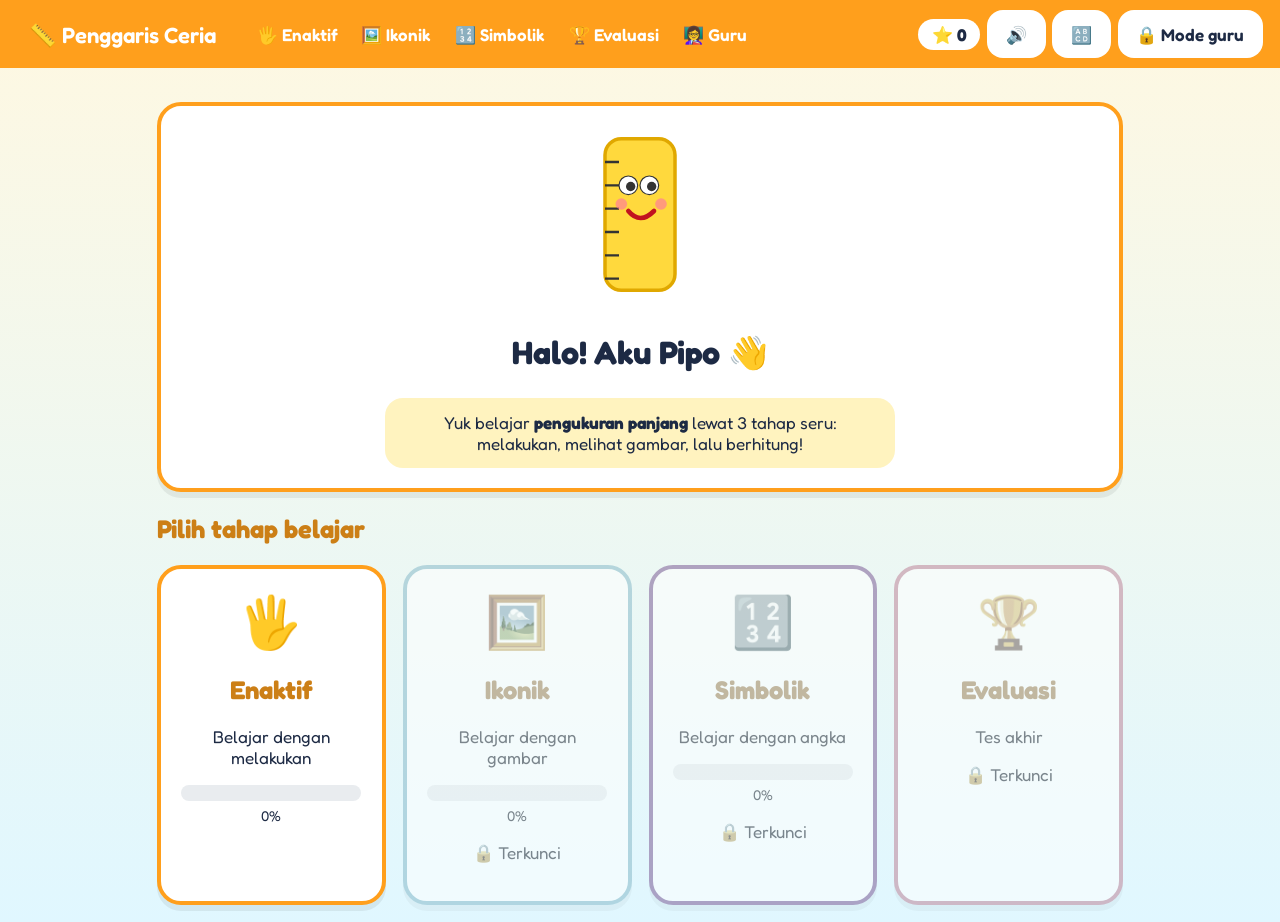
<file: penggaris-ceria/index.html>
<!DOCTYPE html>
<html lang="id">
<head>
<meta charset="UTF-8">
<meta name="viewport" content="width=device-width, initial-scale=1">
<title>Beranda - Penggaris Ceria</title>
<link rel="preconnect" href="https://fonts.googleapis.com">
<link href="https://fonts.googleapis.com/css2?family=Fredoka:wght@400;600;700&display=swap" rel="stylesheet">
<link rel="stylesheet" href="css/style.css">

</head>
<body class="t-beranda">
<header id="atas"></header>
<main id="isi">
<section class="kartu tengah"><svg class="maskot" viewBox="0 0 120 150" role="img" aria-label="Maskot Pipo si penggaris"><rect x="30" y="10" width="60" height="130" rx="14" fill="#ffd93d" stroke="#e0a800" stroke-width="3"/>
<g stroke="#333" stroke-width="2"><path d="M30 30h12M30 50h12M30 70h12M30 90h12M30 110h12M30 130h12"/></g><circle cx="68" cy="50" r="8" fill="#fff" stroke="#333"/><circle cx="70" cy="51" r="4" fill="#333"/><circle cx="50" cy="50" r="8" fill="#fff" stroke="#333"/><circle cx="52" cy="51" r="4" fill="#333"/>
<path d="M50 72q10 12 22 0" stroke="#c1121f" stroke-width="4" fill="none" stroke-linecap="round"/><circle cx="44" cy="66" r="5" fill="#ff70a6" opacity=".6"/><circle cx="78" cy="66" r="5" fill="#ff70a6" opacity=".6"/></svg><h1>Halo! Aku Pipo 👋</h1><div class="balan balon">Yuk belajar <b>pengukuran panjang</b> lewat 3 tahap seru: melakukan, melihat gambar, lalu berhitung!</div></section>
<h2>Pilih tahap belajar</h2><div class="grid" id="kartu"></div>
</main>
<script src="js/app.js"></script>

</body>
</html>
</file>
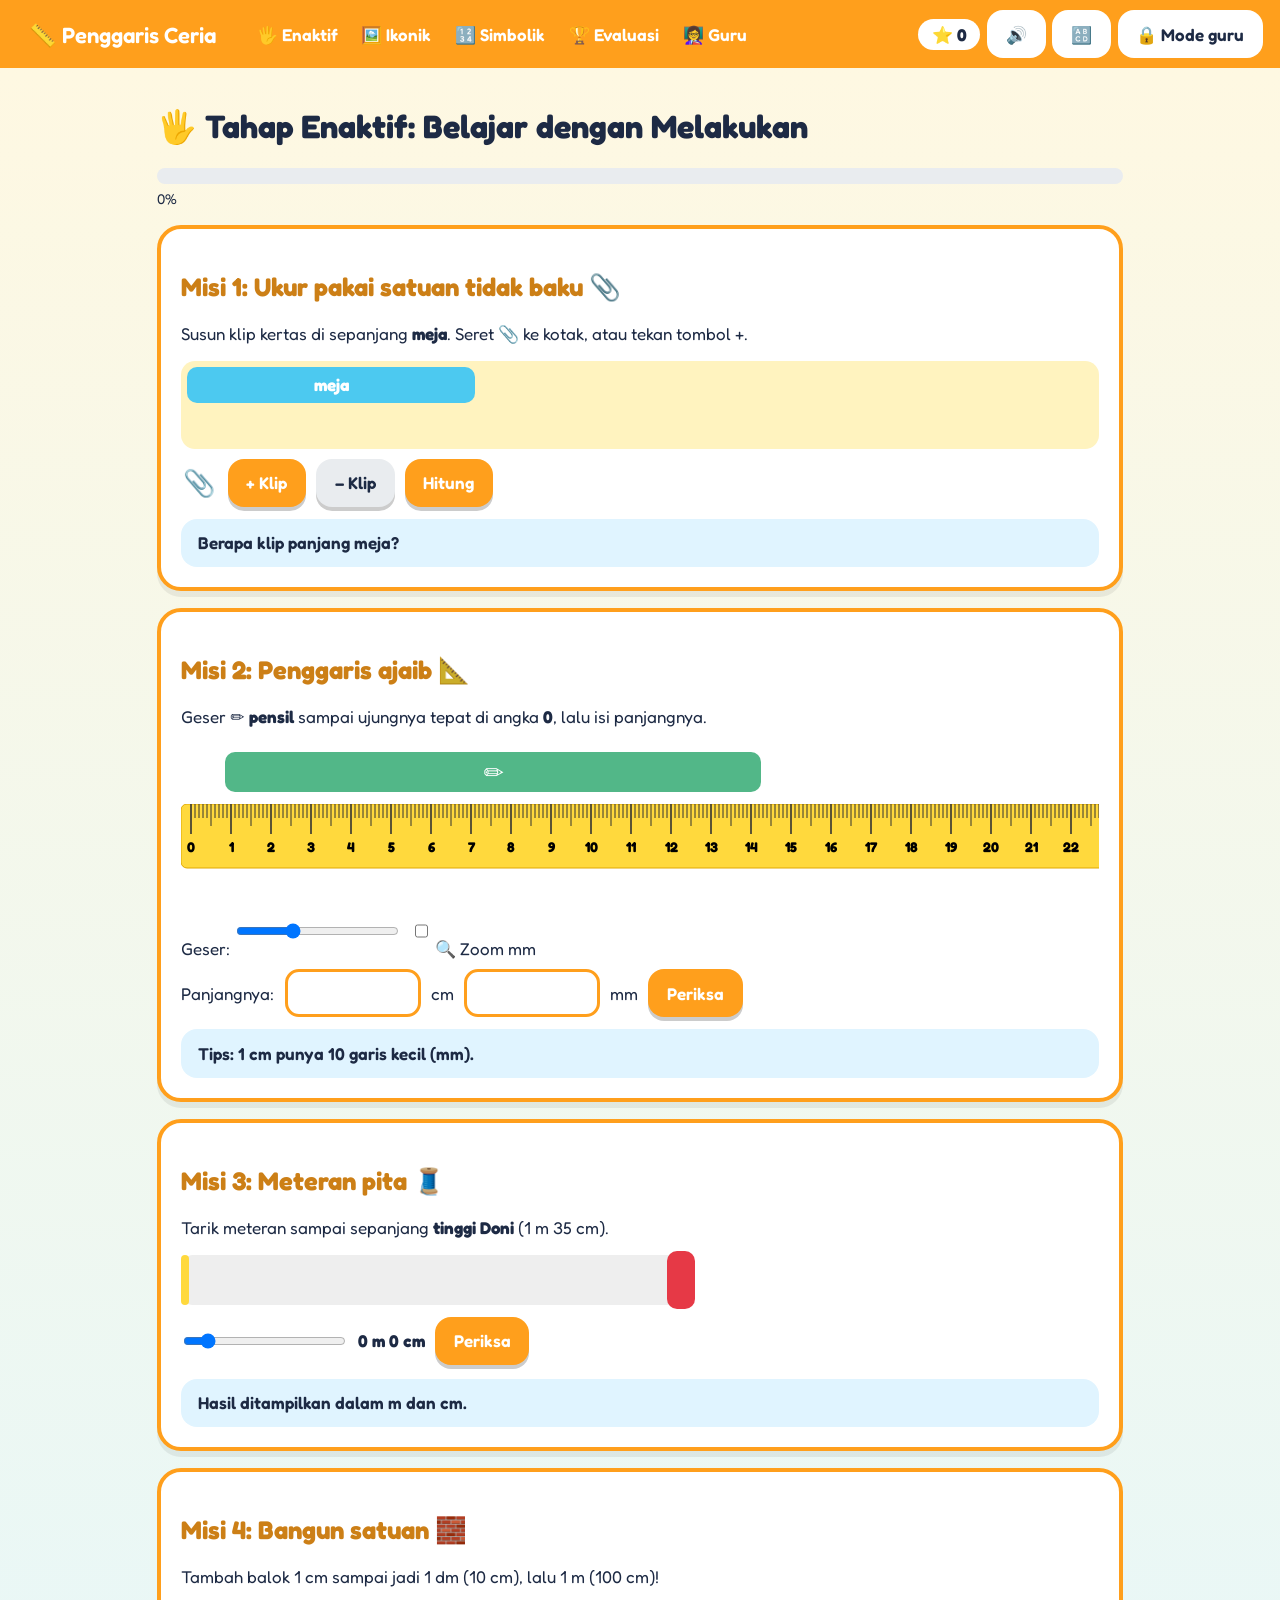
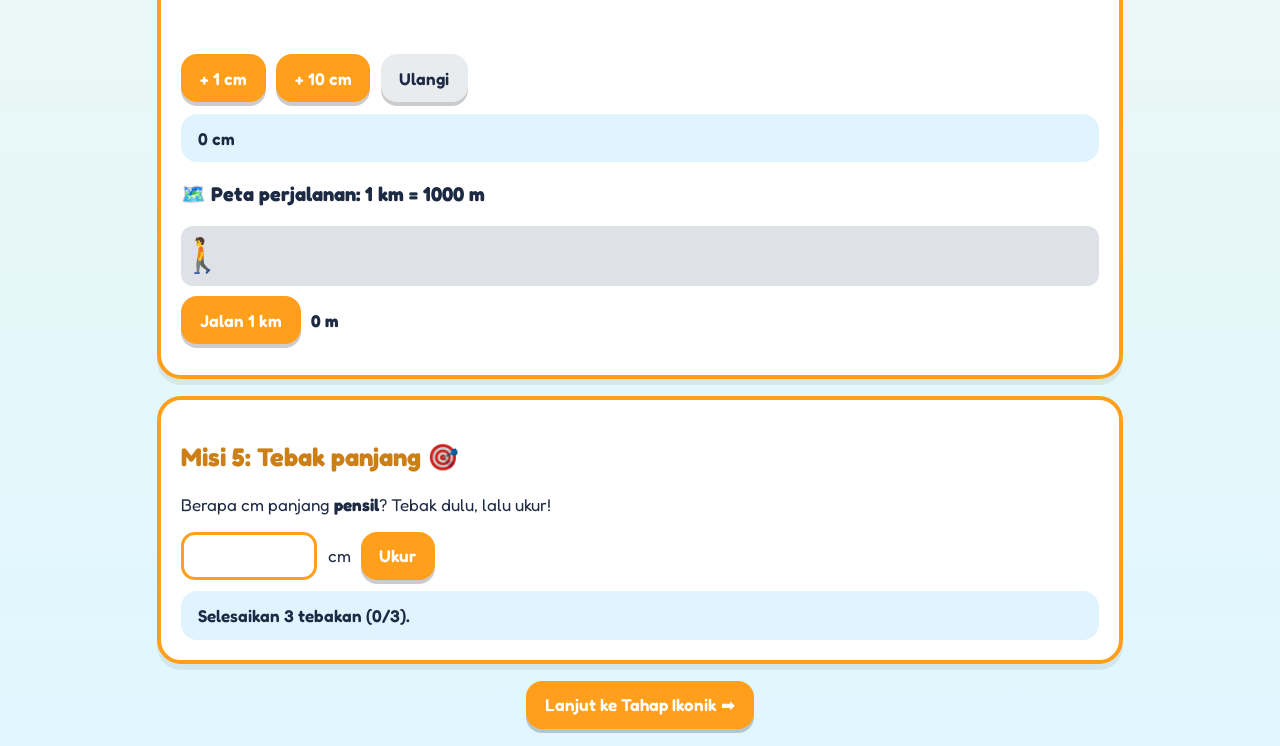
<file: penggaris-ceria/enaktif.html>
<!DOCTYPE html>
<html lang="id">
<head>
<meta charset="UTF-8">
<meta name="viewport" content="width=device-width, initial-scale=1">
<title>Tahap Enaktif - Penggaris Ceria</title>
<link rel="preconnect" href="https://fonts.googleapis.com">
<link href="https://fonts.googleapis.com/css2?family=Fredoka:wght@400;600;700&display=swap" rel="stylesheet">
<link rel="stylesheet" href="css/style.css">
<link rel="stylesheet" href="css/enaktif.css">
</head>
<body class="t-enaktif" data-tahap="enaktif">
<header id="atas"></header>
<main id="isi">
<h1>🖐️ Tahap Enaktif: Belajar dengan Melakukan</h1><div class="prog" data-prog="enaktif"><i></i></div><small></small><section class="kartu" id="m1"></section><section class="kartu" id="m2"></section><section class="kartu" id="m3"></section><section class="kartu" id="m4"></section><section class="kartu" id="m5"></section><div class="tengah"><a class="tombol" href="ikonik.html">Lanjut ke Tahap Ikonik ➡️</a></div>
</main>
<script src="js/app.js"></script>
<script src="js/enaktif.js"></script>
</body>
</html>
</file>
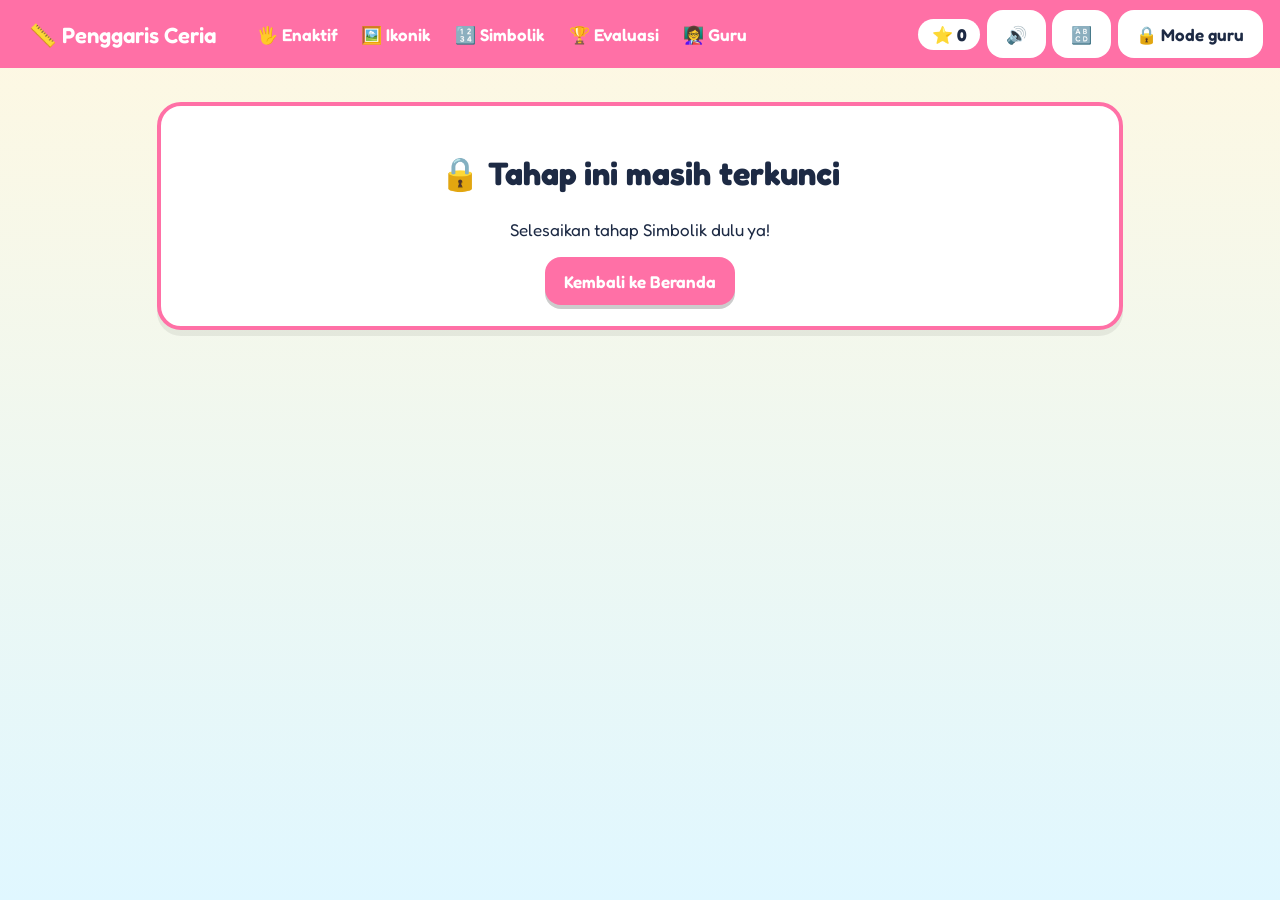
<file: penggaris-ceria/evaluasi.html>
<!DOCTYPE html>
<html lang="id">
<head>
<meta charset="UTF-8">
<meta name="viewport" content="width=device-width, initial-scale=1">
<title>Evaluasi Akhir - Penggaris Ceria</title>
<link rel="preconnect" href="https://fonts.googleapis.com">
<link href="https://fonts.googleapis.com/css2?family=Fredoka:wght@400;600;700&display=swap" rel="stylesheet">
<link rel="stylesheet" href="css/style.css">
<link rel="stylesheet" href="css/simbolik.css">
</head>
<body class="t-evaluasi" data-tahap="evaluasi">
<header id="atas"></header>
<main id="isi">
<h1>🏆 Evaluasi Akhir</h1><section class="kartu" id="evl"></section>
</main>
<script src="js/app.js"></script>
<script src="js/calculator.js"></script><script src="js/simbolik.js"></script>
</body>
</html>
</file>
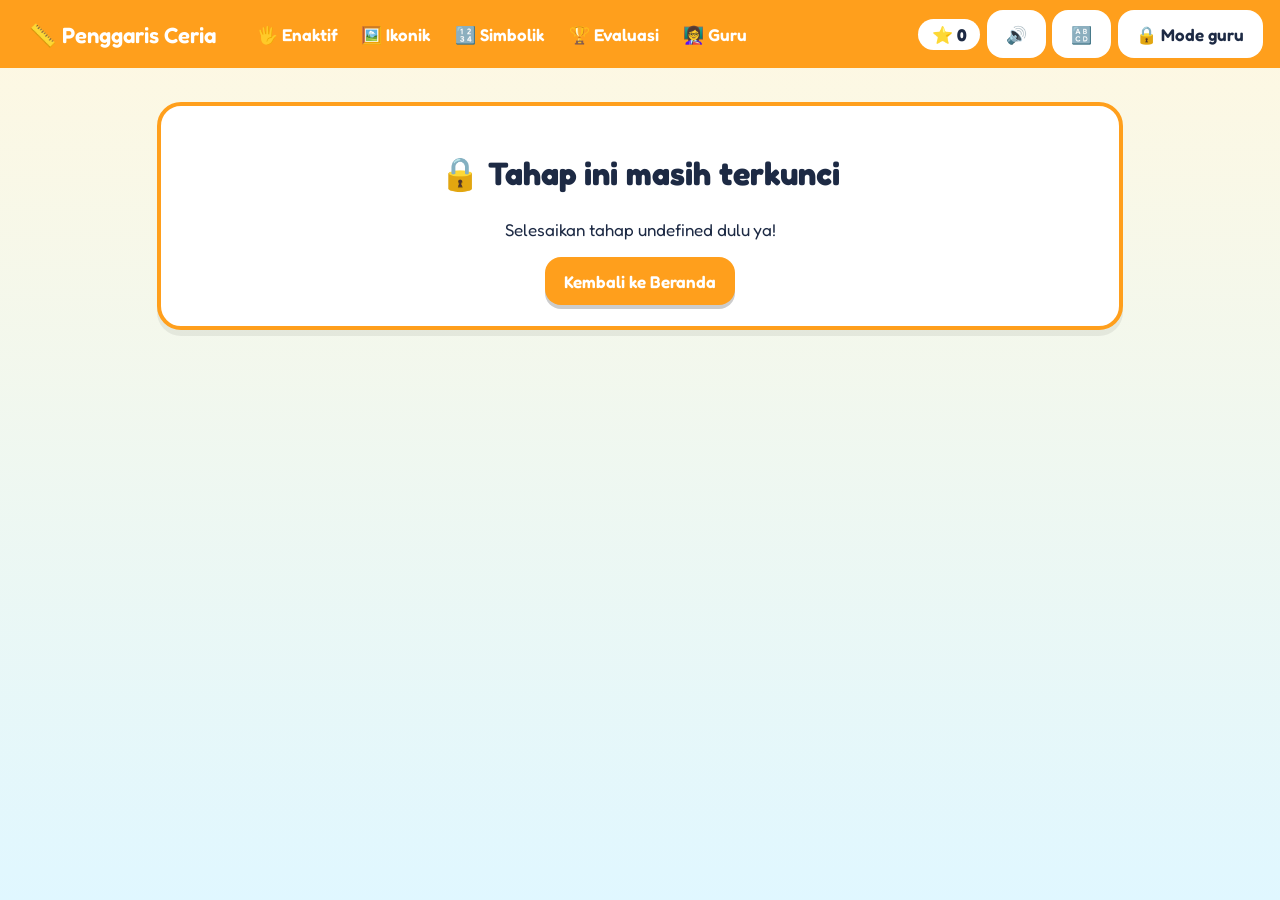
<file: penggaris-ceria/guru.html>
<!DOCTYPE html>
<html lang="id">
<head>
<meta charset="UTF-8">
<meta name="viewport" content="width=device-width, initial-scale=1">
<title>Halaman Guru - Penggaris Ceria</title>
<link rel="preconnect" href="https://fonts.googleapis.com">
<link href="https://fonts.googleapis.com/css2?family=Fredoka:wght@400;600;700&display=swap" rel="stylesheet">
<link rel="stylesheet" href="css/style.css">

</head>
<body class="t-guru" data-tahap="guru">
<header id="atas"></header>
<main id="isi">
<h1>👩‍🏫 Halaman Guru</h1>
<section class="kartu"><h2>Teori Bruner</h2><p>Jerome Bruner: anak belajar melalui tiga tahap representasi.</p><ul><li><b>Enaktif</b>: belajar dengan melakukan dan memanipulasi benda.</li><li><b>Ikonik</b>: belajar lewat gambar, diagram, dan model visual.</li><li><b>Simbolik</b>: belajar lewat angka, satuan, dan rumus.</li></ul></section>
<section class="kartu"><h2>Tujuan Pembelajaran</h2><ol><li>Menjelaskan mengapa satuan baku diperlukan.</li><li>Mengukur dan membaca panjang dengan penggaris dan meteran.</li><li>Mengonversi mm, cm, m, km dengan tangga satuan.</li><li>Menyelesaikan penjumlahan, pengurangan, dan soal cerita panjang.</li><li>Menaksir panjang benda dengan satuan tepat.</li></ol></section>
<section class="kartu"><h2>Tips Penggunaan</h2><ul><li>Untuk kelas 3-4, kerjakan satu tahap per pertemuan.</li><li>Gunakan tombol <b>Mode guru</b> di atas untuk membuka semua tahap.</li><li>Gunakan 🔠 untuk memperbesar teks dan 🔊 untuk mematikan suara.</li><li>Ajak siswa membandingkan hasil ukur dengan penggaris sungguhan.</li></ul></section>
<section class="kartu"><h2>Reset progres</h2><p>Menghapus poin, bintang, dan progres di perangkat ini.</p><button id="reset">Reset progres</button></section>
</main>
<script src="js/app.js"></script>

</body>
</html>
</file>
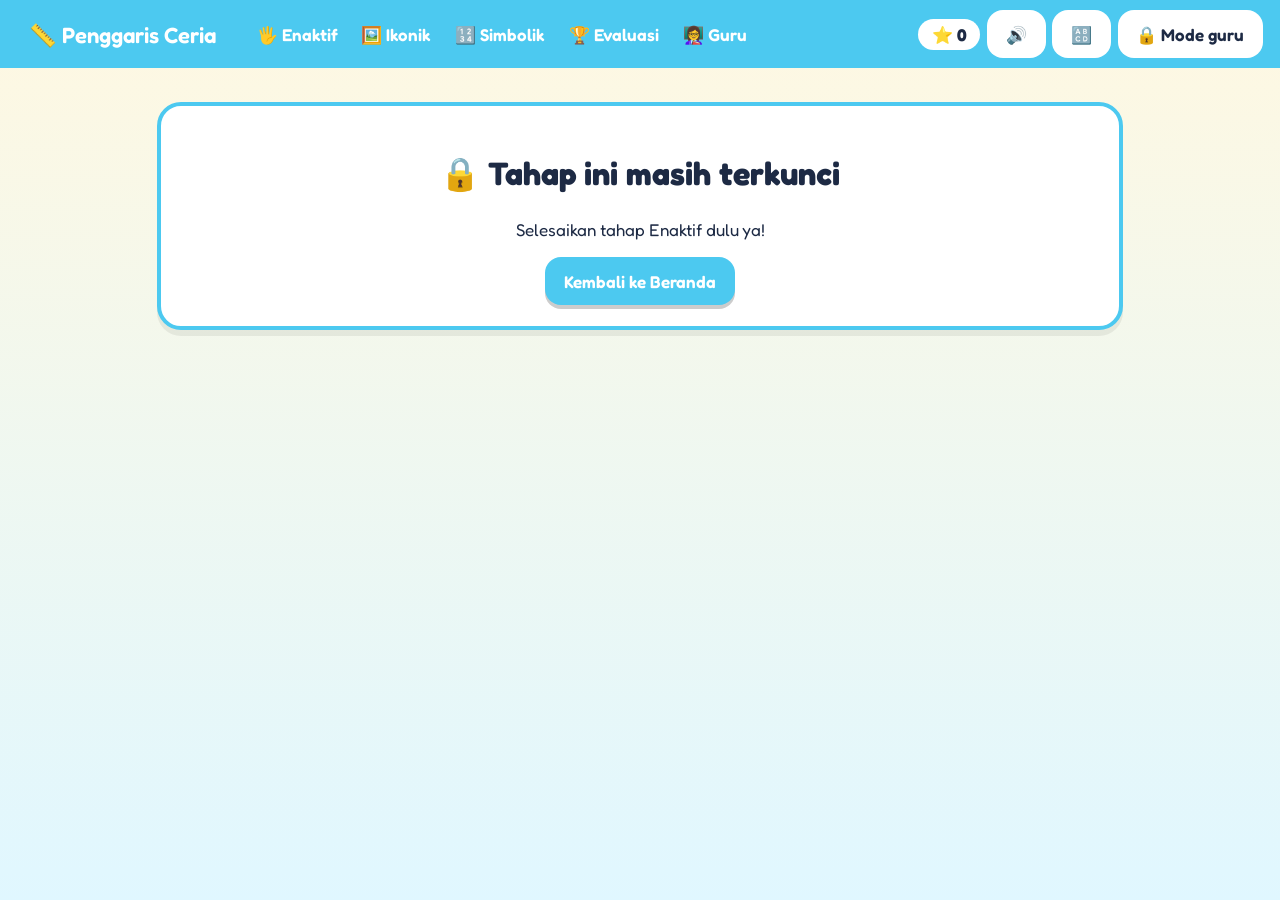
<file: penggaris-ceria/ikonik.html>
<!DOCTYPE html>
<html lang="id">
<head>
<meta charset="UTF-8">
<meta name="viewport" content="width=device-width, initial-scale=1">
<title>Tahap Ikonik - Penggaris Ceria</title>
<link rel="preconnect" href="https://fonts.googleapis.com">
<link href="https://fonts.googleapis.com/css2?family=Fredoka:wght@400;600;700&display=swap" rel="stylesheet">
<link rel="stylesheet" href="css/style.css">
<link rel="stylesheet" href="css/ikonik.css">
</head>
<body class="t-ikonik" data-tahap="ikonik">
<header id="atas"></header>
<main id="isi">
<h1>🖼️ Tahap Ikonik: Belajar dengan Gambar</h1><div class="prog" data-prog="ikonik"><i></i></div><small></small><p>Selesaikan kegiatan 1, 2, 3, 7, dan 8 untuk membuka tahap berikutnya.</p><section class="kartu" id="i1"></section><section class="kartu" id="i2"></section><section class="kartu" id="i3"></section><section class="kartu" id="i4"></section><section class="kartu" id="i5"></section><section class="kartu" id="i6"></section><section class="kartu" id="i7"></section><section class="kartu" id="i8"></section><div class="tengah"><a class="tombol" href="simbolik.html">Lanjut ke Tahap Simbolik ➡️</a></div>
</main>
<script src="js/app.js"></script>
<script src="js/ikonik.js"></script>
</body>
</html>
</file>
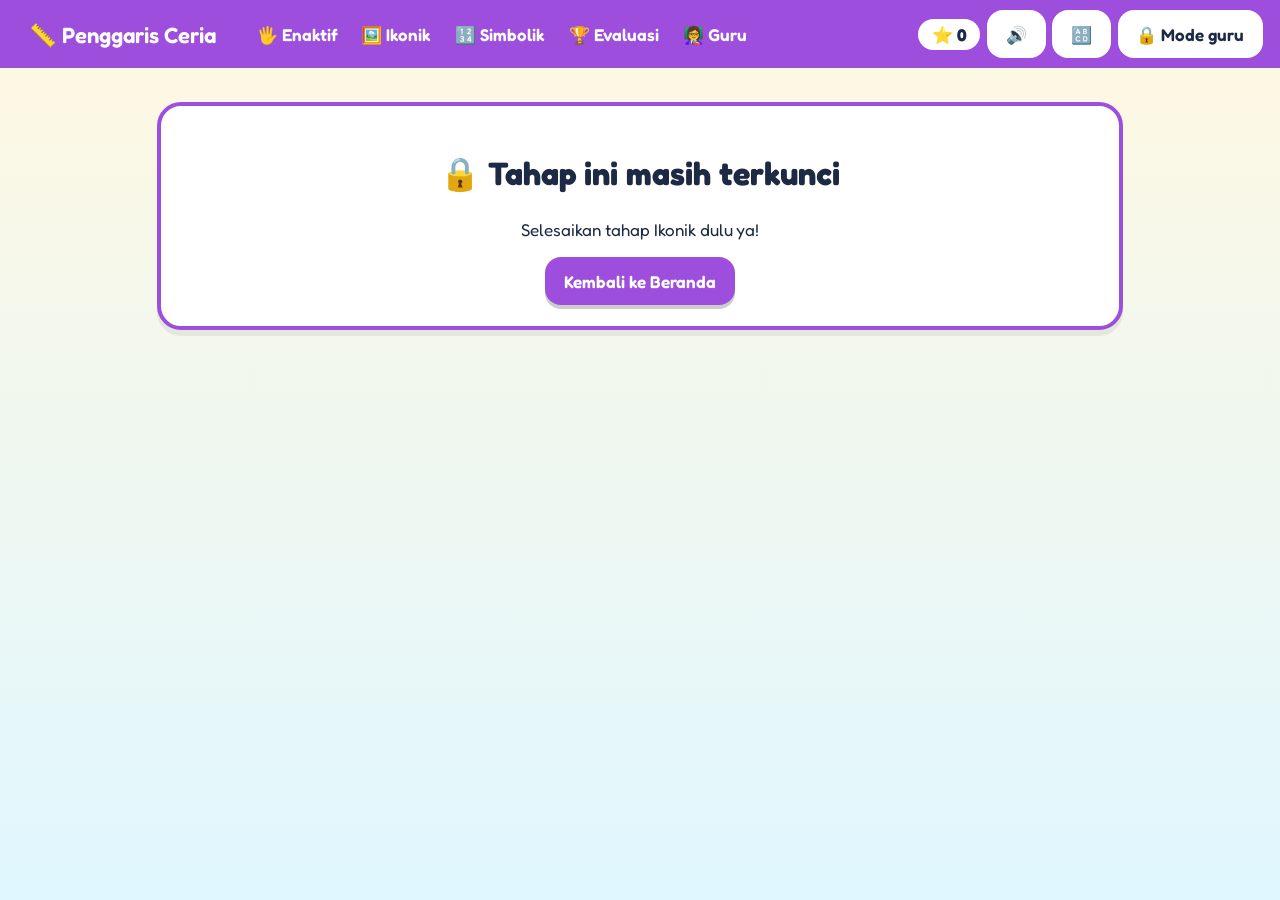
<file: penggaris-ceria/simbolik.html>
<!DOCTYPE html>
<html lang="id">
<head>
<meta charset="UTF-8">
<meta name="viewport" content="width=device-width, initial-scale=1">
<title>Tahap Simbolik - Penggaris Ceria</title>
<link rel="preconnect" href="https://fonts.googleapis.com">
<link href="https://fonts.googleapis.com/css2?family=Fredoka:wght@400;600;700&display=swap" rel="stylesheet">
<link rel="stylesheet" href="css/style.css">
<link rel="stylesheet" href="css/simbolik.css">
</head>
<body class="t-simbolik" data-tahap="simbolik">
<header id="atas"></header>
<main id="isi">
<h1>🔢 Tahap Simbolik: Belajar dengan Angka</h1><div class="prog" data-prog="simbolik"><i></i></div><small></small><p>Jawab 10 soal dengan benar untuk membuka Evaluasi Akhir.</p><section class="kartu" id="kalk"></section><section class="kartu" id="bank"></section><div class="tengah"><a class="tombol" href="evaluasi.html">Ke Evaluasi Akhir ➡️</a></div>
</main>
<script src="js/app.js"></script>
<script src="js/calculator.js"></script><script src="js/simbolik.js"></script>
</body>
</html>
</file>
<file: penggaris-ceria/css/style.css>
/* style.css - variabel warna, layout, komponen umum */
:root{--kuning:#ffd93d;--oranye:#ff9f1c;--biru:#4cc9f0;--hijau:#52b788;--ungu:#9d4edd;--pink:#ff70a6;--teks:#1d2a44;--bg:#fff8e1;--w:var(--oranye)}
*{box-sizing:border-box}html{font-size:17px}html.besar{font-size:21px}
body{margin:0;font-family:'Fredoka','Nunito',system-ui,sans-serif;background:linear-gradient(180deg,#fff8e1,#e0f7ff);color:var(--teks);min-height:100vh}
body.t-enaktif{--w:var(--oranye)}body.t-ikonik{--w:var(--biru)}body.t-simbolik{--w:var(--ungu)}body.t-evaluasi{--w:var(--pink)}
.atas{display:flex;flex-wrap:wrap;gap:.5rem 1rem;align-items:center;padding:.6rem 1rem;background:var(--w);color:#fff;position:sticky;top:0;z-index:5}
.atas a{color:#fff;text-decoration:none;font-weight:600;padding:.4rem .7rem;border-radius:99px;min-height:48px;display:inline-flex;align-items:center}
.atas nav{display:flex;flex-wrap:wrap}.atas a:hover{background:#ffffff40}.logo{font-size:1.3rem}
.alat-bar{margin-left:auto;display:flex;gap:.4rem;align-items:center}.poin{background:#fff;color:var(--teks);padding:.3rem .8rem;border-radius:99px;font-weight:700}
button,.tombol,select,input{font:inherit}
button,.tombol{min-height:48px;min-width:48px;border:0;border-radius:16px;padding:.5rem 1.1rem;background:var(--w);color:#fff;font-weight:600;cursor:pointer;text-decoration:none;display:inline-flex;align-items:center;justify-content:center;box-shadow:0 4px 0 #0003;transition:transform .15s}
button:hover,.tombol:hover{transform:translateY(-2px) scale(1.03)}button:active{transform:translateY(2px);box-shadow:none}
.atas button{background:#fff;color:var(--teks);box-shadow:none}.sek{background:#e9ecef;color:var(--teks)}
:focus-visible{outline:4px solid #1d2a44;outline-offset:2px}
input,select{min-height:48px;border:3px solid var(--w);border-radius:14px;padding:.3rem .8rem;max-width:100%;background:#fff;color:var(--teks)}input[type=number],input[type=text]{width:8rem}
main{max-width:1000px;margin:0 auto;padding:1rem}h1{font-size:1.9rem}h2{color:var(--w);filter:brightness(.8)}
.kartu{background:#fff;border-radius:24px;padding:1.2rem;margin:1rem 0;box-shadow:0 6px 0 #0001;border:4px solid var(--w)}.tengah{text-align:center}
.grid{display:grid;grid-template-columns:repeat(auto-fit,minmax(210px,1fr));gap:1rem}.grid .kartu{margin:0}
a.tahap{text-decoration:none;color:var(--teks);text-align:center;transition:transform .2s}a.tahap:hover{transform:translateY(-6px) rotate(-1deg)}
.c-enaktif{border-color:var(--oranye)}.c-ikonik{border-color:var(--biru)}.c-simbolik{border-color:var(--ungu)}.c-evaluasi{border-color:var(--pink)}
.terkunci{opacity:.55;filter:grayscale(.6)}.ikon{font-size:3rem;display:block}
.prog{height:16px;background:#e9ecef;border-radius:99px;overflow:hidden;margin:.5rem 0 .2rem}.prog i{display:block;height:100%;width:0;background:linear-gradient(90deg,var(--hijau),var(--kuning));transition:width .5s}
.maskot{width:140px;animation:lompat 2s infinite}@keyframes lompat{50%{transform:translateY(-12px)}}
.balon{background:#fff3bf;border-radius:18px;padding:.8rem 1rem;display:inline-block;max-width:30rem}
.umpan{padding:.8rem 1rem;border-radius:16px;margin-top:.7rem;font-weight:600}.ok{background:#d8f5e3;color:#14532d}.salah{background:#fff0d6;color:#7a4300}.info{background:#e0f4ff}
.langkah{background:#f1f3ff;border-radius:14px;padding:.6rem 1rem;margin:.6rem 0}.langkah code{display:block;margin:.2rem 0}
.konfeti{position:fixed;top:-2rem;font-size:1.8rem;z-index:20;animation:jatuh 2.2s linear forwards;pointer-events:none}@keyframes jatuh{to{transform:translateY(110vh) rotate(540deg)}}
.baris{display:flex;flex-wrap:wrap;gap:.6rem;align-items:center;margin:.6rem 0}
@media (prefers-reduced-motion:reduce){*{animation:none!important;transition:none!important}}
</file>
<file: penggaris-ceria/css/enaktif.css>
/* enaktif.css - misi manipulasi benda virtual */
.trek{position:relative;min-height:70px;background:#fff3bf;border-radius:14px;padding:6px;margin:.5rem 0;overflow-x:auto}
.benda{height:36px;border-radius:10px;background:var(--biru);color:#fff;display:flex;align-items:center;justify-content:center;font-weight:700;white-space:nowrap}
.klipBaris{display:flex;height:34px;margin-top:6px}.klip{font-size:26px;width:36px;text-align:center;line-height:34px;user-select:none;cursor:grab}
.alatx{position:relative;overflow-x:auto;height:150px;background:#fff;border-radius:12px}.alatx .obj{position:absolute;top:8px;height:40px;border-radius:10px;background:var(--hijau);color:#fff;display:flex;align-items:center;justify-content:center;cursor:grab;touch-action:none;font-size:1.4rem}
.meter{position:relative;height:50px;background:#eee;border-radius:12px;width:520px;max-width:100%;margin:.5rem 0}.meter .tarik{position:absolute;left:0;top:0;height:100%;background:var(--kuning);border-radius:12px;min-width:8px}
.meter .gagang{position:absolute;right:-14px;top:-4px;width:28px;height:58px;background:#e63946;border-radius:10px;cursor:ew-resize;touch-action:none}
.blok{display:inline-block;width:14px;height:34px;background:var(--oranye);border:1px solid #fff;border-radius:3px}.blokWadah{display:flex;flex-wrap:wrap;gap:2px;min-height:40px}
.jalan{position:relative;height:60px;background:#dee2e6;border-radius:12px;margin:.6rem 0}.jalan .org{position:absolute;left:0;top:8px;font-size:2rem;transition:left .4s linear}
</file>
<file: penggaris-ceria/css/simbolik.css>
/* simbolik.css - kalkulator dan bank soal */
.soal{font-size:1.6rem;font-weight:700;background:#f3e8ff;border-radius:16px;padding:1rem;margin:.6rem 0}
.hasilK{font-size:1.4rem;font-weight:700;color:var(--ungu)}.pilsimbol button{font-size:1.6rem;width:64px}
.skor{font-size:2.2rem;text-align:center}
</file>
<file: penggaris-ceria/css/ikonik.css>
/* ikonik.css - gambar, tangga satuan, jodohkan, urutkan */
.gulir{overflow-x:auto;background:#fff;border-radius:12px;padding:.5rem}.bar{display:flex;align-items:center;gap:.5rem;margin:.3rem 0}.bar i{display:block;height:26px;background:var(--biru);border-radius:8px;transition:width .4s}
.tangga{display:flex;flex-direction:column;gap:2px;max-width:340px}.anak{padding:.3rem 1rem;border-radius:10px;font-weight:700;color:#fff;transition:margin .4s,outline .2s}.anak.aktif{outline:4px solid var(--teks);transform:scale(1.05)}
.pil{background:#fff;color:var(--teks);border:3px solid var(--w);box-shadow:none}.pil.pilih{background:var(--kuning)}.pil.cocok{background:#b7e4c7;pointer-events:none}
.dua{display:grid;grid-template-columns:1fr 1fr;gap:.6rem}.dua>div{display:flex;flex-direction:column;gap:.6rem}
</file>
